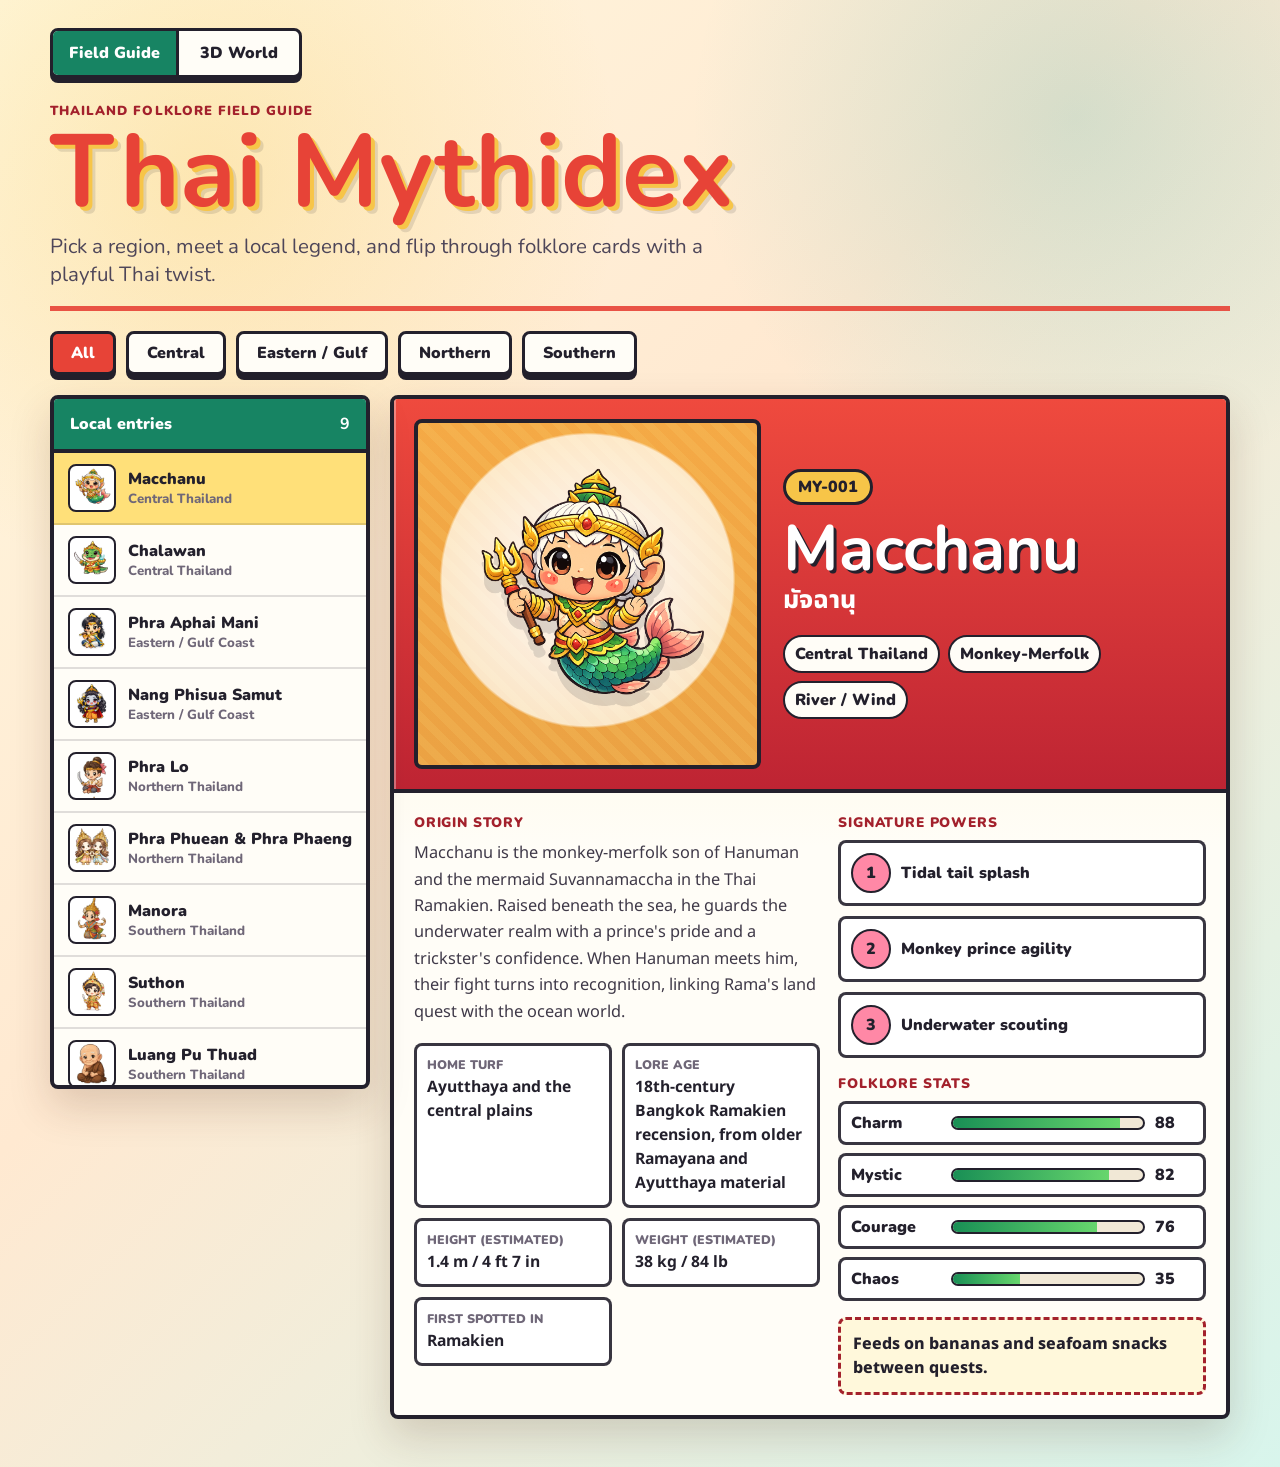
<file: index.html>
<!doctype html>
<html lang="en">
  <head>
    <meta charset="utf-8">
    <meta name="viewport" content="width=device-width, initial-scale=1">
    <title>Thai Mythidex</title>
    <link rel="preconnect" href="https://fonts.googleapis.com">
    <link rel="preconnect" href="https://fonts.gstatic.com" crossorigin>
    <link href="https://fonts.googleapis.com/css2?family=Noto+Sans+Thai:wght@400;600;700;800&family=Nunito:wght@600;700;800;900&display=swap" rel="stylesheet">
    <link rel="stylesheet" href="styles.css">
  </head>
  <body>
    <main class="app-shell">
      <nav class="view-tabs" aria-label="App views">
        <a class="active" href="index.html" aria-current="page">Field Guide</a>
        <a href="explore.html">3D World</a>
      </nav>

      <section class="hero" aria-labelledby="page-title">
        <div class="hero-copy">
          <p class="eyebrow">Thailand folklore field guide</p>
          <h1 id="page-title">Thai Mythidex</h1>
          <p class="intro">
            Pick a region, meet a local legend, and flip through folklore cards with a playful Thai twist.
          </p>
        </div>
      </section>

      <section class="controls" aria-label="Region filters">
        <button class="region-button active" type="button" data-region="All">All</button>
        <button class="region-button" type="button" data-region="Central Thailand">Central</button>
        <button class="region-button" type="button" data-region="Eastern / Gulf Coast">Eastern / Gulf</button>
        <button class="region-button" type="button" data-region="Northern Thailand">Northern</button>
        <button class="region-button" type="button" data-region="Southern Thailand">Southern</button>
      </section>

      <section class="dex-layout">
        <aside class="creature-list" aria-label="Creature list">
          <div class="list-head">
            <span>Local entries</span>
            <strong id="entry-count">0</strong>
          </div>
          <div id="creature-list" class="list-items"></div>
        </aside>

        <article id="card" class="myth-card" aria-live="polite"></article>
      </section>
    </main>

    <script src="app.js"></script>
  </body>
</html>
</file>
<file: styles.css>
:root {
  --ink: #23202c;
  --muted: #6f6778;
  --paper: #fff7e7;
  --cream: #fffdf7;
  --red: #e74337;
  --red-dark: #a3212c;
  --gold: #f7c548;
  --teal: #1aa7a8;
  --jade: #178463;
  --lotus: #ff88a6;
  --indigo: #40418f;
  --shadow: 0 18px 42px rgba(79, 37, 20, 0.18);
}

* {
  box-sizing: border-box;
}

body {
  margin: 0;
  min-height: 100vh;
  color: var(--ink);
  font-family: "Nunito", "Noto Sans Thai", system-ui, sans-serif;
  background:
    radial-gradient(circle at 16% 12%, rgba(247, 197, 72, 0.28), transparent 26rem),
    radial-gradient(circle at 84% 8%, rgba(26, 167, 168, 0.18), transparent 24rem),
    linear-gradient(135deg, #fff8df 0%, #ffe9d1 42%, #d8f5ec 100%);
}

button {
  font: inherit;
}

.app-shell {
  width: min(1180px, calc(100% - 32px));
  margin: 0 auto;
  padding: 28px 0 48px;
}

.view-tabs {
  display: inline-grid;
  grid-template-columns: repeat(2, minmax(120px, 1fr));
  overflow: hidden;
  border: 3px solid var(--ink);
  border-radius: 8px;
  background: var(--cream);
  box-shadow: 0 5px 0 var(--ink);
}

.view-tabs a {
  display: grid;
  place-items: center;
  min-height: 44px;
  padding: 0 16px;
  color: var(--ink);
  font-weight: 900;
  text-decoration: none;
}

.view-tabs a + a {
  border-left: 3px solid var(--ink);
}

.view-tabs a:hover,
.view-tabs a:focus-visible {
  background: #ffe9a4;
  outline: 0;
}

.view-tabs a.active {
  color: #fff;
  background: var(--jade);
}

.hero {
  padding: 24px 0 18px;
  border-bottom: 5px solid rgba(231, 67, 55, 0.9);
}

.eyebrow {
  margin: 0 0 6px;
  color: var(--red-dark);
  font-size: 0.82rem;
  font-weight: 900;
  letter-spacing: 0.08em;
  text-transform: uppercase;
}

h1 {
  margin: 0;
  font-size: clamp(2.8rem, 8vw, 6.5rem);
  line-height: 0.9;
  letter-spacing: 0;
  color: var(--red);
  text-shadow: 4px 4px 0 var(--gold), 7px 7px 0 rgba(35, 32, 44, 0.12);
}

.intro {
  max-width: 670px;
  margin: 14px 0 0;
  color: #4e4659;
  font-size: clamp(1rem, 2vw, 1.28rem);
}

.controls {
  display: flex;
  flex-wrap: wrap;
  gap: 10px;
  padding: 20px 0;
}

.region-button {
  min-height: 44px;
  padding: 0 18px;
  border: 3px solid var(--ink);
  border-radius: 8px;
  color: var(--ink);
  background: var(--cream);
  font-weight: 900;
  cursor: pointer;
  box-shadow: 0 5px 0 var(--ink);
  transition: transform 150ms ease, box-shadow 150ms ease, background 150ms ease;
}

.region-button:hover,
.region-button:focus-visible {
  transform: translateY(-2px);
  box-shadow: 0 7px 0 var(--ink);
  outline: 0;
}

.region-button.active {
  color: #fff;
  background: var(--red);
}

.dex-layout {
  display: grid;
  grid-template-columns: 320px minmax(0, 1fr);
  gap: 20px;
  align-items: start;
}

.creature-list,
.myth-card {
  border: 4px solid var(--ink);
  border-radius: 8px;
  box-shadow: var(--shadow);
}

.creature-list {
  position: sticky;
  top: 18px;
  overflow: hidden;
  background: var(--cream);
}

.list-head {
  display: flex;
  align-items: center;
  justify-content: space-between;
  padding: 14px 16px;
  color: #fff;
  background: var(--jade);
  border-bottom: 4px solid var(--ink);
  font-weight: 900;
}

.list-items {
  display: grid;
  max-height: 632px;
  overflow: auto;
}

.entry-button {
  display: grid;
  grid-template-columns: 48px minmax(0, 1fr);
  gap: 12px;
  align-items: center;
  width: 100%;
  min-height: 72px;
  padding: 10px 14px;
  border: 0;
  border-bottom: 2px solid rgba(35, 32, 44, 0.14);
  color: var(--ink);
  background: transparent;
  text-align: left;
  cursor: pointer;
}

.entry-button:hover,
.entry-button:focus-visible {
  background: #fff0c7;
  outline: 0;
}

.entry-button.active {
  background: #ffe079;
}

.entry-thumb {
  width: 48px;
  aspect-ratio: 1;
  object-fit: contain;
  border: 2px solid var(--ink);
  border-radius: 8px;
  background: #fff;
}

.entry-name {
  display: block;
  overflow: hidden;
  font-weight: 900;
  text-overflow: ellipsis;
  white-space: nowrap;
}

.entry-region {
  display: block;
  overflow: hidden;
  color: var(--muted);
  font-size: 0.83rem;
  font-weight: 800;
  text-overflow: ellipsis;
  white-space: nowrap;
}

.myth-card {
  overflow: hidden;
  background: linear-gradient(180deg, #fff4c9 0%, #fffdf7 44%);
}

.card-top {
  display: grid;
  grid-template-columns: minmax(250px, 0.9fr) minmax(0, 1.1fr);
  gap: 22px;
  padding: 20px;
  background:
    linear-gradient(90deg, rgba(255, 255, 255, 0.34) 0 2px, transparent 2px 18px),
    linear-gradient(180deg, #ef4a3e, #be2433);
  border-bottom: 4px solid var(--ink);
}

.art-panel {
  display: grid;
  place-items: center;
  min-height: 350px;
  border: 4px solid var(--ink);
  border-radius: 8px;
  background:
    radial-gradient(circle at 50% 46%, rgba(255, 255, 255, 0.95), rgba(255, 246, 212, 0.92) 58%, rgba(247, 197, 72, 0.78) 59%),
    repeating-linear-gradient(45deg, rgba(255, 255, 255, 0.18) 0 8px, transparent 8px 16px);
}

.creature-art {
  width: min(84%, 320px);
  max-height: 310px;
  object-fit: contain;
  filter: drop-shadow(0 12px 0 rgba(35, 32, 44, 0.14));
}

.card-title {
  align-self: center;
  color: #fff;
}

.number {
  display: inline-flex;
  align-items: center;
  min-height: 36px;
  padding: 0 12px;
  border: 3px solid var(--ink);
  border-radius: 999px;
  color: var(--ink);
  background: var(--gold);
  font-weight: 900;
}

.card-title h2 {
  margin: 14px 0 2px;
  color: #fff;
  font-size: clamp(2rem, 5vw, 4.4rem);
  line-height: 0.95;
  letter-spacing: 0;
  text-shadow: 3px 3px 0 var(--ink);
}

.thai-name {
  margin: 0 0 16px;
  font-family: "Noto Sans Thai", "Nunito", system-ui, sans-serif;
  font-size: 1.55rem;
  font-weight: 800;
}

.chips {
  display: flex;
  flex-wrap: wrap;
  gap: 8px;
}

.chip {
  min-height: 34px;
  padding: 6px 10px;
  border: 2px solid var(--ink);
  border-radius: 999px;
  color: var(--ink);
  background: var(--cream);
  font-weight: 900;
}

.card-body {
  display: grid;
  grid-template-columns: minmax(0, 1.05fr) minmax(250px, 0.95fr);
  gap: 18px;
  padding: 20px;
}

.info-panel,
.power-panel {
  min-width: 0;
}

.section-title {
  margin: 0 0 8px;
  color: var(--red-dark);
  font-size: 0.86rem;
  font-weight: 900;
  letter-spacing: 0.06em;
  text-transform: uppercase;
}

.story {
  margin: 0 0 18px;
  color: #3f3948;
  font-family: "Noto Sans Thai", "Nunito", system-ui, sans-serif;
  font-size: 1.02rem;
  line-height: 1.62;
}

.fact-grid {
  display: grid;
  grid-template-columns: repeat(2, minmax(0, 1fr));
  gap: 10px;
}

.fact,
.power,
.stat-row {
  border: 3px solid rgba(35, 32, 44, 0.9);
  border-radius: 8px;
  background: #fff;
}

.fact {
  padding: 10px;
}

.fact span {
  display: block;
  color: var(--muted);
  font-size: 0.78rem;
  font-weight: 900;
  text-transform: uppercase;
}

.fact strong {
  display: block;
  margin-top: 2px;
  font-family: "Noto Sans Thai", "Nunito", system-ui, sans-serif;
  font-size: 0.98rem;
}

.power-list {
  display: grid;
  gap: 10px;
  margin-bottom: 16px;
}

.power {
  display: grid;
  grid-template-columns: 40px minmax(0, 1fr);
  align-items: center;
  gap: 10px;
  padding: 10px;
  font-weight: 900;
}

.power-mark {
  display: grid;
  place-items: center;
  width: 40px;
  aspect-ratio: 1;
  border: 2px solid var(--ink);
  border-radius: 50%;
  background: var(--lotus);
}

.stats {
  display: grid;
  gap: 8px;
}

.stat-row {
  display: grid;
  grid-template-columns: 90px minmax(0, 1fr) 38px;
  gap: 10px;
  align-items: center;
  padding: 8px 10px;
}

.stat-label,
.stat-value {
  font-weight: 900;
}

.stat-track {
  display: block;
  height: 14px;
  overflow: hidden;
  border: 2px solid var(--ink);
  border-radius: 999px;
  background: #f1e8d6;
}

.stat-fill {
  display: block;
  height: 100%;
  background: linear-gradient(90deg, #198f55, #67d66d);
}

.cute-note {
  margin: 16px 0 0;
  padding: 12px;
  border: 3px dashed var(--red-dark);
  border-radius: 8px;
  background: #fff8db;
  font-family: "Noto Sans Thai", "Nunito", system-ui, sans-serif;
  font-weight: 800;
}

.empty {
  padding: 36px;
  color: var(--muted);
  font-weight: 900;
  text-align: center;
}

@media (max-width: 860px) {
  .dex-layout,
  .card-top,
  .card-body {
    grid-template-columns: 1fr;
  }

  .creature-list {
    position: static;
  }

  .list-items {
    max-height: 286px;
  }

  .art-panel {
    min-height: 280px;
  }
}

@media (max-width: 520px) {
  .app-shell {
    width: min(100% - 20px, 1180px);
    padding-top: 16px;
  }

  .controls {
    display: grid;
    grid-template-columns: repeat(2, minmax(0, 1fr));
  }

  .region-button {
    padding: 0 10px;
    font-size: 0.9rem;
  }

  .card-top,
  .card-body {
    padding: 12px;
  }

  .fact-grid {
    grid-template-columns: 1fr;
  }

  .stat-row {
    grid-template-columns: 76px minmax(0, 1fr) 34px;
  }
}
</file>
